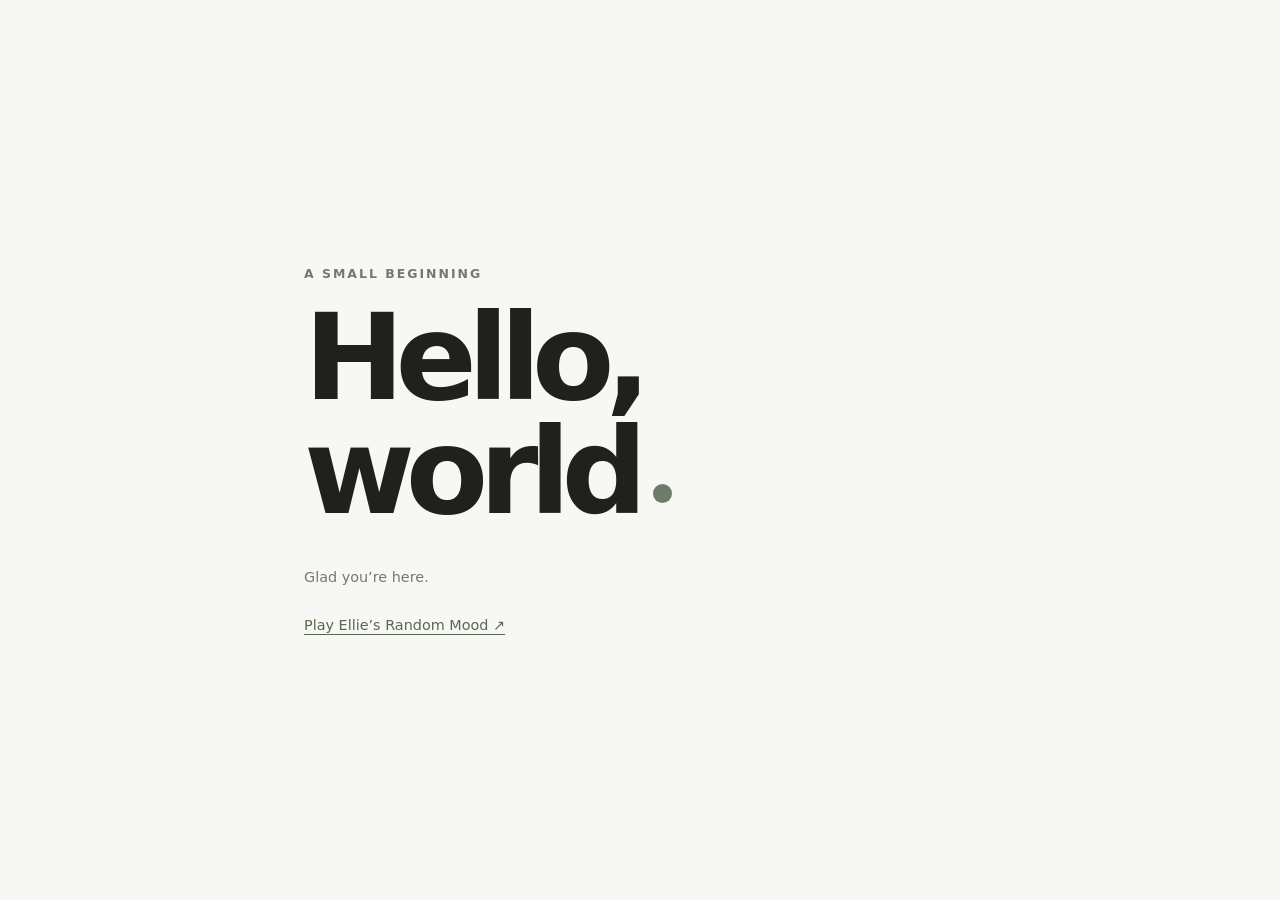
<file: index.html>
<!doctype html>
<html lang="en">
<head>
  <meta charset="utf-8">
  <meta name="viewport" content="width=device-width, initial-scale=1">
  <meta name="theme-color" content="#f7f7f5">
  <title>Hello, world.</title>
  <style>
    :root { color-scheme: light; font-family: Inter, ui-sans-serif, system-ui, -apple-system, BlinkMacSystemFont, "Segoe UI", sans-serif; color: #20201e; background: #f7f7f5; }
    * { box-sizing: border-box; }
    body { min-height: 100svh; margin: 0; display: grid; place-items: center; padding: 2rem; }
    main { width: min(100%, 42rem); }
    p { margin: 0 0 1.25rem; color: #777772; font-size: .78rem; font-weight: 600; letter-spacing: .16em; text-transform: uppercase; }
    h1 { margin: 0; font-size: clamp(3.5rem, 12vw, 7.5rem); font-weight: 550; letter-spacing: -.075em; line-height: .95; }
    .mark { display: inline-block; width: .16em; height: .16em; margin-left: .12em; border-radius: 50%; background: #6d7b68; vertical-align: .08em; }
    .game-link { display: inline-flex; margin-top: 2rem; color: #59684f; font-size: .9rem; text-underline-offset: .3em; }
    .game-link:focus-visible { outline: 2px solid #6d7b68; outline-offset: 5px; }
    footer { margin-top: 2.5rem; color: #777772; font-size: .9rem; }
    @media (prefers-reduced-motion: no-preference) { .mark { animation: breathe 2.8s ease-in-out infinite; } @keyframes breathe { 50% { opacity: .45; transform: scale(.82); } } }
  </style>
</head>
<body>
  <main>
    <p>A small beginning</p>
    <h1>Hello, world<span class="mark" aria-hidden="true"></span></h1>
    <footer>Glad you’re here.</footer>
    <a class="game-link" href="ellies-random-mood/">Play Ellie’s Random Mood ↗</a>
  </main>
</body>
</html>
</file>
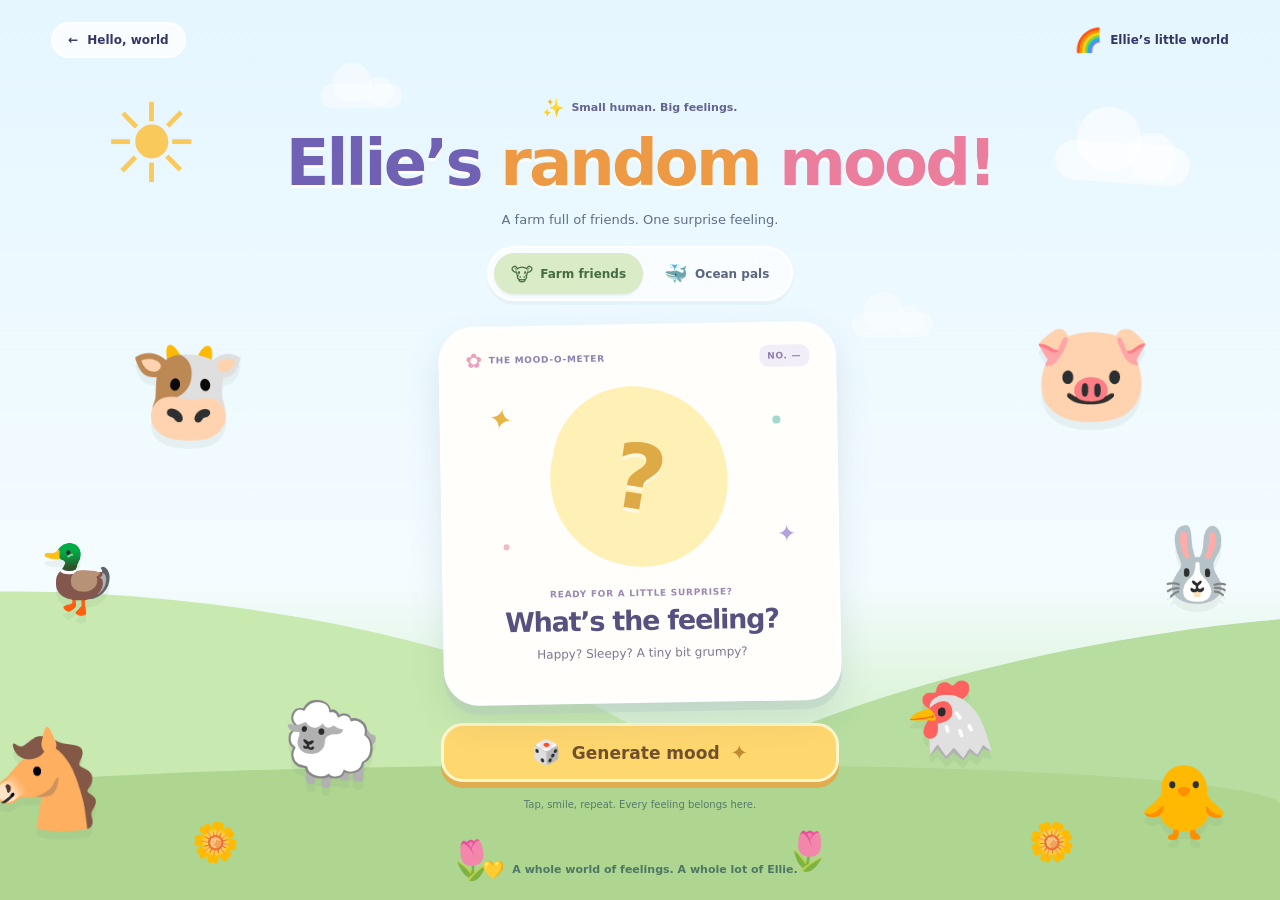
<file: ellies-random-mood/index.html>
<!doctype html>
<html lang="en">
<head>
  <meta charset="utf-8">
  <meta name="viewport" content="width=device-width, initial-scale=1">
  <meta name="theme-color" content="#dff5fd">
  <meta name="description" content="Visit a farm full of friends or dive into an ocean of feelings. Tap to discover Ellie's random mood.">
  <title>Ellie’s Random Mood</title>
  <link rel="stylesheet" href="style.css?v=4">
  <script src="game.js?v=3" defer></script>
</head>
<body data-world="farm">
  <div class="scenery" aria-hidden="true">
    <div class="sun">☀</div>
    <div class="cloud cloud-one"></div><div class="cloud cloud-two"></div><div class="cloud cloud-three"></div>
    <div class="hill hill-one"></div><div class="hill hill-two"></div><div class="ground"></div>
    <div class="bubble b1"></div><div class="bubble b2"></div><div class="bubble b3"></div><div class="bubble b4"></div>
    <div class="animal-group farm-animals">
      <span class="animal a1">🐮</span><span class="animal a2">🐑</span><span class="animal a3">🐷</span><span class="animal a4">🐔</span>
      <span class="animal a5">🐴</span><span class="animal a6">🐥</span><span class="animal a7">🦆</span><span class="animal a8">🐰</span>
      <span class="flower f1">🌼</span><span class="flower f2">🌷</span><span class="flower f3">🌼</span><span class="flower f4">🌷</span>
    </div>
    <div class="animal-group ocean-animals">
      <span class="animal a1">🐳</span><span class="animal a2">🐢</span><span class="animal a3">🐬</span><span class="animal a4">🐠</span>
      <span class="animal a5">🐙</span><span class="animal a6">🦀</span><span class="animal a7">🐡</span><span class="animal a8">🪼</span>
      <span class="flower f1">🪸</span><span class="flower f2">🐚</span><span class="flower f3">🪸</span><span class="flower f4">⭐</span>
    </div>
  </div>
  <header class="topbar">
    <a class="back" href="../"><span aria-hidden="true">←</span> Hello, world</a>
    <span class="edition"><span aria-hidden="true">🌈</span> Ellie’s little world</span>
  </header>
  <main>
    <section class="intro" aria-labelledby="title">
      <p class="eyebrow"><span aria-hidden="true">✨</span> Small human. Big feelings.</p>
      <h1 id="title">Ellie’s <span>random</span> <em>mood!</em></h1>
      <p class="lede" id="theme-caption">A farm full of friends. One surprise feeling.</p>
      <div class="world-picker" role="group" aria-label="Choose your animal world">
        <button class="world-button" type="button" data-world-choice="farm" aria-pressed="true"><span aria-hidden="true">🐮</span> Farm friends</button>
        <button class="world-button" type="button" data-world-choice="ocean" aria-pressed="false"><span aria-hidden="true">🐳</span> Ocean pals</button>
      </div>
    </section>
    <section class="machine" aria-label="Random mood generator">
      <div class="card" id="mood-card" data-mood="waiting">
        <div class="card-top"><span><span aria-hidden="true">✿</span> THE MOOD-O-METER</span><span class="draw-badge">NO. <span id="draw-number">—</span></span></div>
        <div class="portrait" id="portrait" aria-hidden="true">
          <span class="spark spark-one">✦</span><span class="spark spark-two">✦</span>
          <div class="mystery" id="mystery">?</div>
          <img id="mood-image" alt="" width="640" height="640" hidden>
          <span class="orbit orbit-one"></span><span class="orbit orbit-two"></span>
        </div>
        <div class="result" role="status" aria-live="polite" aria-atomic="true">
          <p class="result-kicker" id="result-kicker">Ready for a little surprise?</p>
          <h2 id="mood-name">What’s the feeling?</h2>
          <p class="mood-caption" id="mood-caption">Happy? Sleepy? A tiny bit grumpy?</p>
        </div>
      </div>
      <button id="generate" type="button"><span aria-hidden="true">🎲</span><span id="button-label">Generate mood</span><span class="button-spark" aria-hidden="true">✦</span></button>
      <noscript><p class="hint">Enable JavaScript to play the mood lottery.</p></noscript>
      <p class="hint">Tap, smile, repeat. Every feeling belongs here.</p>
    </section>
  </main>
  <footer><span aria-hidden="true">💛</span> A whole world of feelings. A whole lot of Ellie.</footer>
</body>
</html>
</file>
<file: ellies-random-mood/style.css>
:root { color-scheme: light; font-family: "Arial Rounded MT Bold", "Trebuchet MS", ui-rounded, system-ui, sans-serif; color: #343766; background: #dff5fd; font-synthesis: none; }
* { box-sizing: border-box; }
body { --world-sky: #e5f6ff; --world-bottom: #b7e69b; margin: 0; min-height: 100svh; display: flex; flex-direction: column; position: relative; isolation: isolate; background: linear-gradient(var(--world-sky), #f4fcff 65%, var(--world-bottom)); overflow-x: clip; transition: background .4s; }
a { color: inherit; }
[hidden] { display: none !important; }
.topbar, main, footer { position: relative; z-index: 2; }
.topbar { width: 100%; padding: 22px 4%; display: flex; align-items: center; justify-content: space-between; gap: 20px; }
.back { text-decoration: none; font-size: 12px; font-weight: 700; display: inline-flex; gap: 9px; align-items: center; padding: 9px 15px; background: #ffffffc9; border: 2px solid #ffffff; border-radius: 100px; }
.back:hover { background: white; }
.edition { font-size: 12px; font-weight: 700; display: flex; align-items: center; gap: 7px; }
.edition span { font-size: 23px; }
main { width: min(780px, 91%); margin: auto; padding: 0 0 20px; display: flex; flex-direction: column; align-items: center; gap: 23px; }
.intro { text-align: center; }
.eyebrow { margin: 0 0 10px; font-size: 11px; font-weight: 700; color: #646392; display: flex; align-items: center; justify-content: center; gap: 7px; }
.eyebrow span { font-size: 18px; }
h1 { margin: 0; font-size: clamp(37px, 5vw, 65px); line-height: 1.12; letter-spacing: -.045em; font-weight: 900; color: #7161b5; text-shadow: 0 3px 0 #fff; }
h1 span { color: #ee9a44; }
h1 em { color: #eb7e9c; font-style: normal; }
.lede { font-size: 13px; line-height: 1.6; color: #5e6f8a; margin: 11px 0 15px; }
.world-picker { display: inline-flex; gap: 4px; padding: 5px; background: #ffffffb0; border: 2px solid white; border-radius: 100px; box-shadow: 0 4px 0 #9db5c31a; }
.world-button { border: 0; background: transparent; border-radius: 100px; padding: 9px 17px; color: #5a6682; font: inherit; font-size: 12px; font-weight: 700; cursor: pointer; display: inline-flex; align-items: center; gap: 7px; transition: background .2s, transform .2s; }
.world-button span { font-size: 19px; }
.world-button[aria-pressed="true"] { background: #d9ecc7; color: #456c45; box-shadow: 0 2px 2px #5d81451a; }
.world-button:hover { transform: translateY(-1px); }
.machine { width: min(100%, 398px); text-align: center; }
.card { --card-color: #fff0b5; border: 4px solid white; border-radius: 36px; background: #fffefa; padding: 18px 23px 23px; box-shadow: 0 9px 0 #b1c8c166, 0 16px 35px #415b7220; overflow: hidden; transform: rotate(-1deg); }
.card-top { display: flex; justify-content: space-between; align-items: center; font-size: 9px; font-weight: 800; letter-spacing: .08em; color: #8e81b0; }
.card-top > span:first-child { display: flex; gap: 6px; align-items: center; }
.card-top > span:first-child > span { color: #eba1bc; font-size: 20px; }
.draw-badge { padding: 6px 8px; background: #f2eef8; border-radius: 9px; }
.portrait { position: relative; height: 202px; display: grid; place-items: center; margin: 6px 0 10px; isolation: isolate; }
.portrait::before { content: ""; position: absolute; width: 178px; height: 178px; background: var(--card-color); border-radius: 46% 54% 49% 51%; z-index: -1; transition: background .35s; transform: rotate(12deg); }
.mystery { width: 140px; height: 140px; display: grid; place-items: center; font-size: 90px; font-weight: 900; color: #ddaa46; text-shadow: 0 4px 0 #fff8; transform: rotate(10deg); }
#mood-image { width: 218px; height: 218px; object-fit: contain; filter: drop-shadow(0 8px 6px #36382a0b); }
.spark { position: absolute; color: #e8b447; font-size: 29px; }
.spark-one { top: 24px; left: 22px; transform: rotate(12deg); }
.spark-two { right: 16px; bottom: 29px; font-size: 23px; color: #b6a0df; }
.orbit { position: absolute; width: 8px; height: 8px; border-radius: 50%; background: #a1d9cc; }
.orbit-one { top: 42px; right: 30px; }
.orbit-two { bottom: 30px; left: 35px; width: 6px; height: 6px; background: #f4b8c5; }
.result { min-height: 88px; }
.result-kicker { margin: 0 0 7px; color: #9b88b1; letter-spacing: .08em; font-size: 9px; font-weight: 700; text-transform: uppercase; }
h2 { font-size: 27px; letter-spacing: -.045em; font-weight: 900; margin: 0; color: #57517f; }
.mood-caption { margin: 8px 0 0; font-size: 12px; color: #7c7790; line-height: 1.6; }
#generate { width: 100%; min-height: 59px; border: 3px solid #fff7cb; background: #ffd76f; color: #71512d; border-radius: 22px; margin-top: 20px; padding: 13px 18px; font: inherit; font-size: 17px; font-weight: 900; display: flex; gap: 11px; align-items: center; justify-content: center; cursor: pointer; box-shadow: 0 6px 0 #dfac4e; transition: background .2s, transform .2s, box-shadow .2s; }
#generate > span:first-child { font-size: 23px; }
.button-spark { font-size: 21px; color: #bf8a34; }
#generate:hover { background: #ffe28c; transform: translateY(-2px) rotate(1deg); box-shadow: 0 8px 0 #dfac4e; }
#generate:active { transform: translateY(4px); box-shadow: 0 2px 0 #dfac4e; }
#generate:disabled { cursor: wait; }
a:focus-visible, button:focus-visible { outline: 3px solid #8d60c4; outline-offset: 5px; }
.hint { font-size: 10px; color: #587a68; margin: 17px 0 0; }
footer { display: flex; justify-content: center; align-items: center; gap: 8px; padding: 12px 18px 20px; font-size: 11px; font-weight: 700; color: #4d7765; text-align: center; }
footer span { font-size: 18px; }
.card[data-mood="sunny"] { --card-color: #fff0b5; }
.card[data-mood="cheeky"] { --card-color: #e8dcf9; }
.card[data-mood="sleepy"] { --card-color: #dceefb; }
.card[data-mood="grumpy"] { --card-color: #ffe0d8; }
.scenery { position: absolute; inset: 0; z-index: 0; pointer-events: none; overflow: hidden; }
.sun { position: absolute; top: 90px; left: 8%; color: #f9c95b; font: 110px/1 Georgia, serif; animation: turn 50s linear infinite; }
.cloud { position: absolute; width: 135px; height: 40px; border-radius: 100px; background: #fff9; }
.cloud::before, .cloud::after { content: ""; position: absolute; background: inherit; border-radius: 50%; width: 65px; height: 65px; bottom: 10px; left: 20px; }
.cloud::after { width: 48px; height: 48px; left: 73px; bottom: 4px; }
.cloud-one { right: 7%; top: 143px; transform: rotate(4deg); }
.cloud-two { left: 23%; top: 76px; transform: scale(.6); opacity: .8; }
.cloud-three { right: 25%; top: 305px; transform: scale(.6); opacity: .6; }
.hill { position: absolute; width: 80%; height: 33%; bottom: 0; border-radius: 50% 50% 0 0; background: #c8eab0; }
.hill-one { left: -25%; transform: rotate(7deg); }
.hill-two { right: -29%; background: #b7dda0; transform: rotate(-10deg); height: 29%; }
.ground { position: absolute; bottom: 0; height: 15%; width: 100%; background: #aed690; border-radius: 50% 45% 0 0 / 25px 40px 0 0; }
.animal { position: absolute; font-family: "Apple Color Emoji", "Segoe UI Emoji", "Noto Color Emoji", sans-serif; font-size: clamp(65px, 7.5vw, 110px); line-height: 1.2; filter: drop-shadow(0 8px 0 #5d746115); animation: bob 5s ease-in-out infinite; }
.a1 { left: 10%; top: 37%; --tilt: -12deg; }
.a2 { left: 22%; bottom: 12%; --tilt: 8deg; animation-delay: -2s; font-size: 80px; }
.a3 { right: 10%; top: 35%; --tilt: 12deg; animation-delay: -1s; }
.a4 { right: 22%; bottom: 15%; --tilt: -10deg; animation-delay: -3s; font-size: 75px; }
.a5 { left: -1%; bottom: 7%; --tilt: 10deg; animation-delay: -2s; font-size: 95px; }
.a6 { right: 4%; bottom: 6%; --tilt: -10deg; animation-delay: -4s; font-size: 72px; }
.a7 { left: 3%; top: 60%; --tilt: -7deg; animation-delay: -3s; font-size: 65px; }
.a8 { right: 3%; top: 58%; --tilt: 9deg; animation-delay: -1s; font-size: 72px; }
.flower { position: absolute; font-size: 38px; bottom: 4%; }
.f1 { left: 15%; transform: rotate(-12deg); }.f2 { left: 35%; bottom: 2%; }.f3 { right: 16%; }.f4 { right: 35%; bottom: 3%; transform: rotate(9deg); }
.ocean-animals, .bubble { display: none; }
body[data-world="ocean"] { --world-sky: #d7f0ff; --world-bottom: #93d9e6; background: linear-gradient(#d7f0ff, #bae7f1 55%, #82cfdf); }
body[data-world="ocean"] .farm-animals, body[data-world="ocean"] .sun, body[data-world="ocean"] .cloud { display: none; }
body[data-world="ocean"] .ocean-animals, body[data-world="ocean"] .bubble { display: block; }
body[data-world="ocean"] .hill-one { background: #b0dce6; }
body[data-world="ocean"] .hill-two { background: #8dcbdc; }
body[data-world="ocean"] .ground { background: #f5e5b4; height: 10%; }
body[data-world="ocean"] .world-button[aria-pressed="true"] { background: #c7e9ff; color: #386a95; }
body[data-world="ocean"] .hint, body[data-world="ocean"] footer { color: #416f87; }
.bubble { position: absolute; border: 3px solid #fff9; background: #ffffff14; border-radius: 50%; width: 45px; height: 45px; animation: bob 6s ease-in-out infinite; }
.b1 { left: 10%; top: 15%; }.b2 { right: 13%; top: 20%; width: 25px; height: 25px; animation-delay: -2s; }.b3 { left: 26%; top: 51%; width: 18px; height: 18px; }.b4 { right: 25%; top: 70%; width: 36px; height: 36px; animation-delay: -3s; }
.rolling .mystery { animation: wobble .22s ease-in-out infinite alternate; }
.rolling .portrait { animation: pulse .3s ease-in-out infinite alternate; }
.revealed #mood-image { animation: pop .5s cubic-bezier(.18, .9, .32, 1.3) both; }
@keyframes turn { to { transform: rotate(360deg); } }
@keyframes bob { 0%, 100% { transform: translateY(0) rotate(var(--tilt, 0deg)); } 50% { transform: translateY(-9px) rotate(calc(var(--tilt, 0deg) + 4deg)); } }
@keyframes wobble { from { transform: rotate(-12deg); } to { transform: rotate(12deg); } }
@keyframes pulse { to { transform: scale(.96); } }
@keyframes pop { from { opacity: 0; transform: translateY(12px) scale(.8) rotate(-7deg); } to { opacity: 1; transform: translateY(0) scale(1) rotate(0); } }
@media (min-width: 1500px) { .a1 { left: 18%; }.a3 { right: 18%; }.a5 { left: 6%; }.a6 { right: 7%; } }
@media (max-width: 780px) { .topbar { padding: 16px 5%; }.edition { font-size: 10px; }.edition span { font-size: 19px; }main { width: 88%; padding-top: 8px; gap: 20px; }h1 { max-width: 410px; margin: auto; font-size: clamp(37px, 8.6vw, 55px); line-height: 1.06; }.eyebrow { font-size: 10px; }.lede { font-size: 11px; margin: 10px 0 13px; }.world-button { font-size: 11px; padding: 8px 12px; }.world-button span { font-size: 18px; }.card { padding: 16px 19px 21px; border-radius: 31px; }.portrait { height: 190px; }#mood-image { width: 204px; height: 204px; }.portrait::before { width: 166px; height: 166px; }h2 { font-size: 26px; }.card-top { font-size: 8px; }.sun { font-size: 70px; left: -18px; top: 130px; }.cloud-one { right: -45px; top: 142px; transform: scale(.6); }.cloud-two, .cloud-three { display: none; }.hill { height: 35%; width: 120%; }.hill-one { left: -70%; }.hill-two { right: -75%; }.animal { font-size: 54px; }.a1 { left: -14px; top: 30%; }.a3 { right: -10px; top: 27%; }.a2 { left: -10px; bottom: 12%; font-size: 48px; }.a4 { right: -6px; bottom: 15%; font-size: 45px; }.a5 { left: 8%; bottom: 2%; font-size: 52px; }.a6 { right: 9%; bottom: 2%; font-size: 45px; }.a7, .a8 { display: none; }.flower { font-size: 24px; }.f1 { left: 28%; }.f3 { right: 26%; }.f2, .f4 { display: none; }footer { max-width: 65%; margin: auto; padding: 10px 0 15px; font-size: 9px; min-height: 70px; }.hint { font-size: 9px; }.b1 { left: 4%; top: 16%; }.b2 { right: 5%; top: 19%; } }
@media (min-width: 781px) and (max-height: 820px) {
  .topbar { padding: 12px 4%; }
  main { gap: 15px; padding-bottom: 12px; }
  .eyebrow { margin-bottom: 4px; }
  h1 { font-size: 52px; }
  .lede { margin: 6px 0 10px; }
  .world-picker { padding: 4px; }
  .world-button { padding: 6px 14px; }
  .card { padding: 12px 21px 17px; }
  .portrait { height: 174px; margin-bottom: 7px; }
  .portrait::before { width: 156px; height: 156px; }
  #mood-image { width: 190px; height: 190px; }
  .result { min-height: 78px; }
  h2 { font-size: 25px; }
  #generate { min-height: 52px; margin-top: 16px; padding: 9px 18px; }
  .hint { margin-top: 12px; }
  footer { padding: 9px 18px 14px; }
}
@media (prefers-reduced-motion: reduce) { *, *::before, *::after { animation: none !important; transition: none !important; } }
</file>
